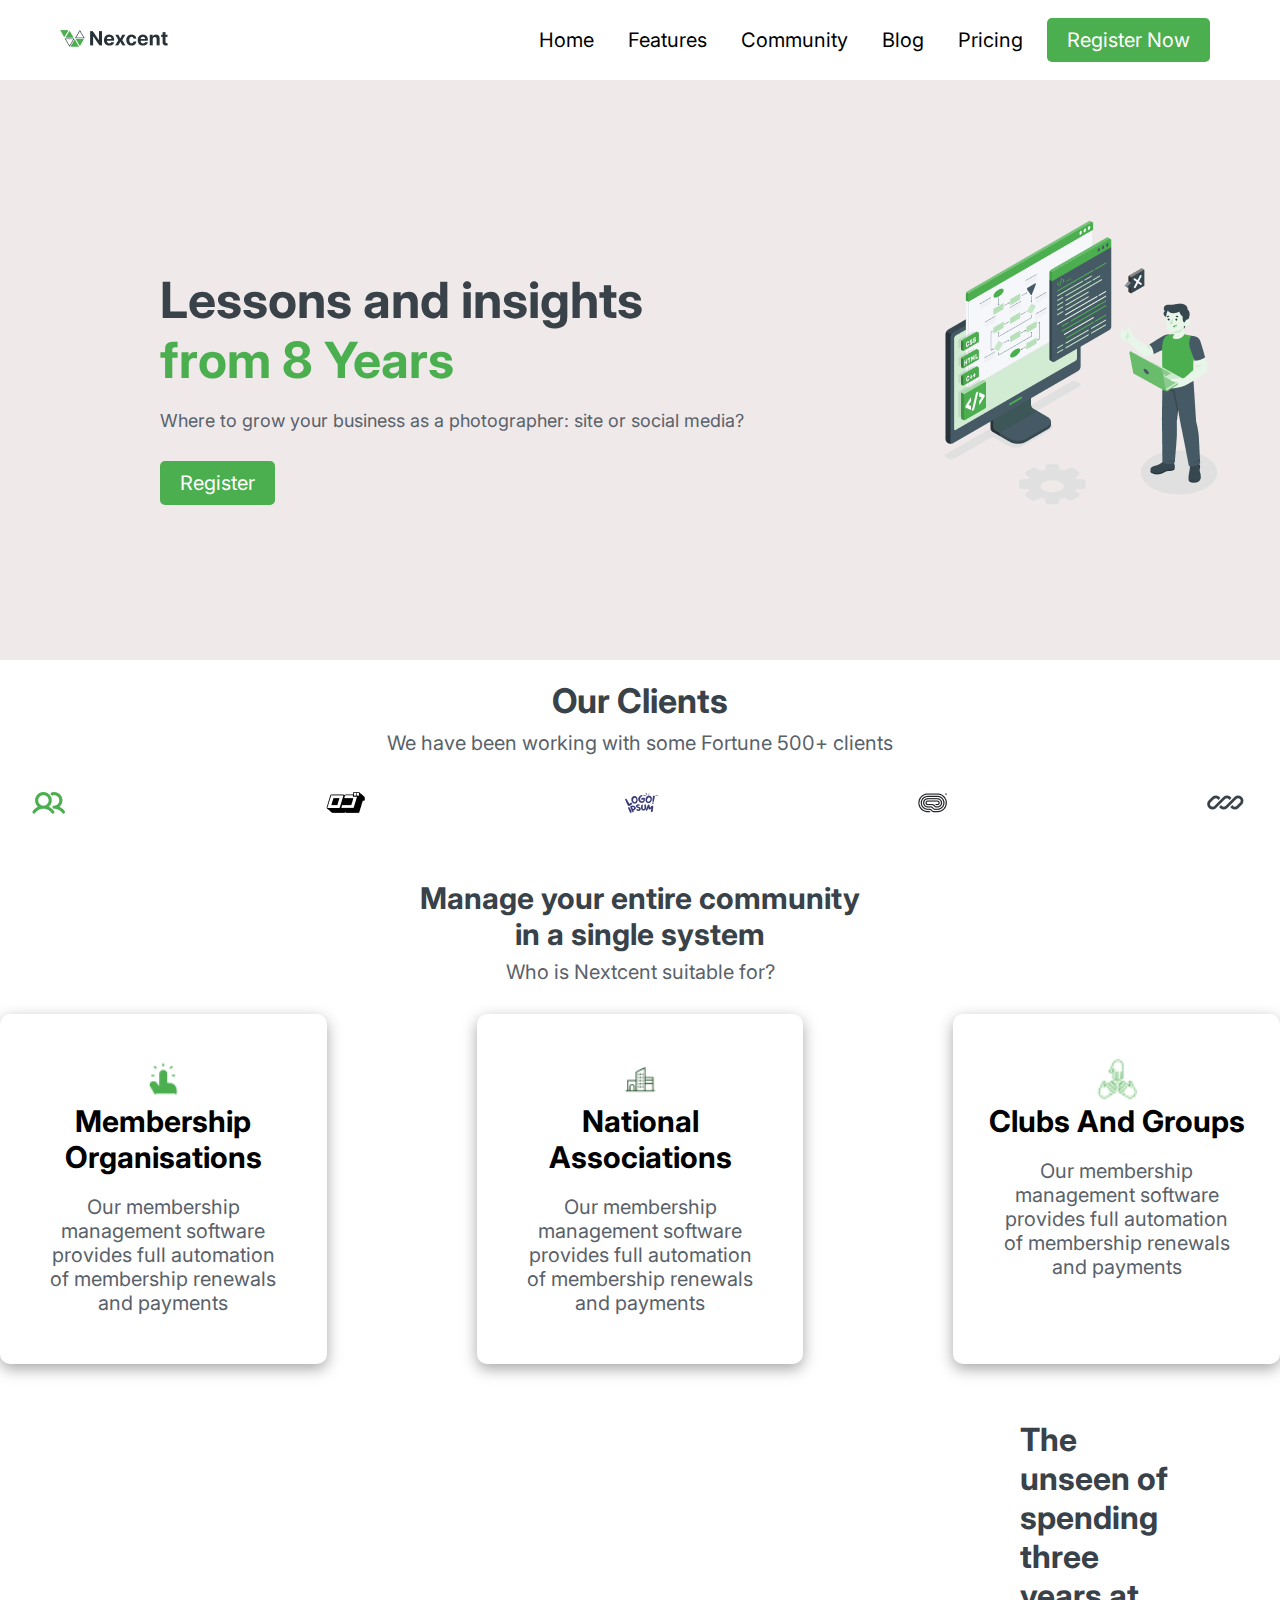
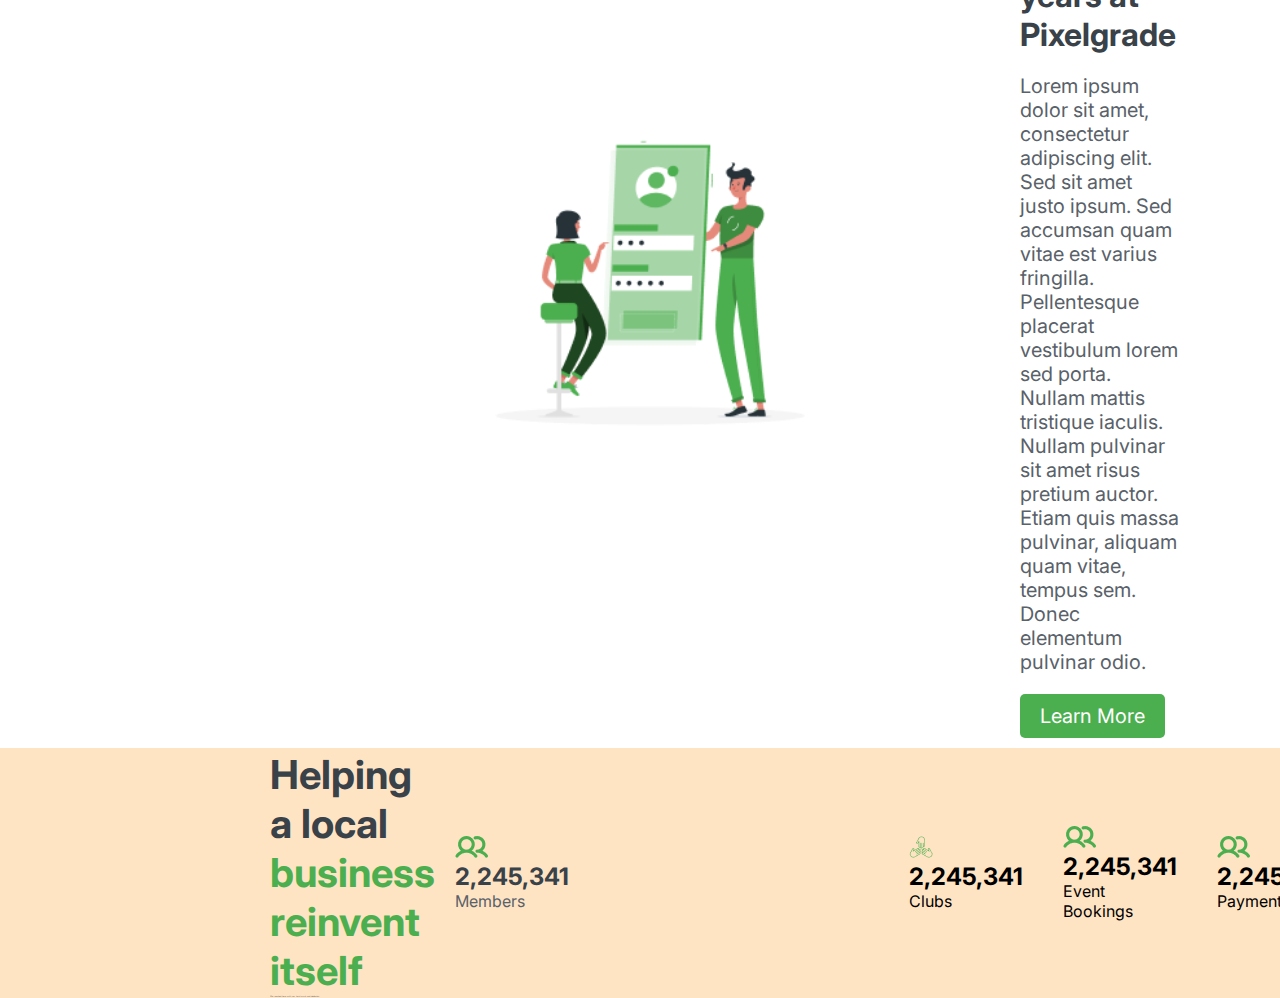
<file: index.html>
<!DOCTYPE html>
<html lang="en">
<head>
    <meta charset="UTF-8">
    <meta name="viewport" content="width=device-width, initial-scale=1.0">
    <title>Mini Hackathon</title>
    <link rel="preconnect" href="https://fonts.googleapis.com">
    <link rel="preconnect" href="https://fonts.gstatic.com" crossorigin>
    <link href="https://fonts.googleapis.com/css2?family=Inter:ital,opsz,wght@0,14..32,100..900;1,14..32,100..900&display=swap" rel="stylesheet">
    <link rel="stylesheet" href="./style.css">
</head>
<body>
    <!-- Navbar or Header -->
    <header class="navbar">
        <div class="logo">
            <img src="./images/Logo.png" alt="Logo">
        </div>

        <div class="nav-links">
            <a href="">Home</a>
            <a href="">Features</a>
            <a href="">Community</a>
            <a href="">Blog</a>
            <a href="">Pricing</a>

            <button class="nav-btn">Register Now</button>
        </div>    
    </header>

    <!-- Hero Section -->
     <div class="hero-section">
        <div class="hero-div">
        <div class="hero-text">
            <h1>Lessons and insights<span>from 8 Years</span></h1>
            <p>Where to grow your business as a photographer: site or social media?</p>
            <button class="hero-btn">Register</button>
        </div>

        <div class="hero-image">
            <img src="./images/hero-img.png" alt="Hero Section Image">
        </div>
        </div>
     </div>

     <!-- Client -->
     <div class="client">
        <div class="client-text">
            <h2>Our Clients</h2>
            <p>We have been working with some Fortune 500+ clients</p>
        </div>

        <div class="client-icons">
            <img src="./images/logo6.png" alt="Icon">
            <img src="./images/Vector.png" alt="Icon">
            <img src="./images/Logo (5).png" alt="Icon">
            <img src="./images/Logo (2).png" alt="Icon">
            <img src="./images/Logo (3).png" alt="Icon">
            <img src="./images/Logo (4).png" alt="Icon">
            <img src="./images/Logo (5).png" alt="Icon">
        </div>
     </div>

     <!-- Community -->
      <div class="community">
        <div class="community-text">
            <h2>Manage your entire community<span> in a single system</span></h2>
            <p>Who is Nextcent suitable for?</p>
        </div>

        <div class="card-main">
            <div class="card1">
                <img src="./images/Icon.png" alt="Icon">
                <h2>Membership Organisations</h2>
                <p>Our membership management software provides full automation of membership renewals and payments</p>
            </div>

            <div class="card2">
                <img src="./images/Icon (1).png" alt="Icon">
                <h2>National Associations</h2>
                <p>Our membership management software provides full automation of membership renewals and payments</p>
            </div>

            <div class="card2">
                <img src="./images/Group 2.png" alt="Icon">
                <h2>Clubs And Groups</h2>
                <p>Our membership management software provides full automation of membership renewals and payments</p>
            </div>
        </div>
      </div>

      <!-- Body -->
       <div class="body">
        <div class="body-con1">
            <div class="body-image">
                <img src="./images/Frame 35.png" alt="Body Image">
            </div>

            <div class="body-main-text">
                <h2>The unseen of spending three years at Pixelgrade</h2>
                <p>Lorem ipsum dolor sit amet, consectetur adipiscing elit. Sed sit amet justo ipsum. Sed accumsan quam vitae est varius fringilla. Pellentesque placerat vestibulum lorem sed porta. Nullam mattis tristique iaculis. Nullam pulvinar sit amet risus pretium auctor. Etiam quis massa pulvinar, aliquam quam vitae, tempus sem. Donec elementum pulvinar odio.</p>
                <button class="body-btn">Learn More</button>
            </div>
        </div>

        <div class="body-con2">
            <div class="div-text">
                <h2>Helping a local <span>business reinvent itself</span></h2>
                <p>We reached here with our hard work and dedication</p>
            </div>

            <div class="div-count">
               <div class="div1">
                <img src="./images/Vector.png" alt="Icon">
                    <h2>2,245,341</h2>
                    <p>Members</p>
                </div>
               </div>

               <div class="div2">
                <img src="./images/Group 2.png" alt="Icon">
                <h2>2,245,341</h2>
                <p>Clubs</p>
               </div>

               <div class="div3">
                <img src="./images/Vector.png" alt="Icon">
                <h2>2,245,341</h2>
                <p>Event Bookings</p>
               </div>

               <div class="div4">
                <img src="./images/Vector.png" alt="Icon">
                <h2>2,245,341</h2>
                <p>Payments</p>
               </div>

            </div>

            
        </div>

       </div>
</body>
</html>
</file>
<file: style.css>
*{
    padding: 0;
    margin: 0;
    scroll-behavior: smooth;
    font-family: "Inter", sans-serif;
}

/* body{
    background-color: #efe9e9;
} */

/* Header or Navbar */
.navbar{
    width: 100vw;
    height: 80px;
    background-color: white;
    display: flex;
    align-items: center;
    justify-content: space-between;
    /* padding: 10px; */
}

.logo img{
   margin-left: 60px;
}

.nav-links{
    padding-right: 70px;
}

.nav-links a{
    padding-left: 30px;
    text-decoration: none;
    font-size: 20px;
    color: black;
}

.nav-links .nav-btn{
    margin-left: 20px;
    padding: 10px 20px 10px 20px;
    background-color: #4caf4f;
    border: none;
    border-radius: 5px;
    font-size: 20px;
    color: white;
}

/* Hero Section */
.hero-section{
    width: 100vw;
    height: 500px;
    /* padding: 60px 30px 60px 30px; */
    padding: 40px;
    background-color: #efe9e9;
}

.hero-section h1{
    color: #394149;
    margin-bottom: 20px;
    font-size: 50px;
}
.hero-section h1 span{
    color: #4caf4f;
    display: block;
    
}

.hero-text p{
    font-size: 18px;
    color: #596169;
}

.hero-section .hero-btn{
    padding: 10px 20px 10px 20px;
    background-color: #4caf4f;
    border: none;
    border-radius: 5px;
    font-size: 20px;
    color: white;
    margin-top: 30px;
}

.hero-div{
    display: flex;
    padding: 20px;
    margin-top: 80px;
}

.hero-text{
    margin-left: 100px;
    margin-top: 50px;
}

.hero-image{
    margin-left: 200px;
    /* margin-top: 80px; */
}

/* Client */
.client{
    width: 100vw;
    height: 180px;
    background-color: white;
    padding-top: 20px;
}

.client-text{
    text-align: center;
}

.client-text h2{
    color: #394149;
    font-size: 34px;
}

.client-text p{
    color: #596169;
    font-size: 20px;
    padding-top: 10px;
}

.client-icons{
    align-items: center;
    justify-content: center;
    display: flex;
    padding-top: 30px;
}

.client-icons img{
    padding: 0 130px 0 130px;
}

/* Community */
.community{
    width: 100vw;
    height: 500px;
    padding-top: 20px;
    background-color: white;
}

.community-text{
    text-align: center;
}

.community-text h2{
    font-size: 30px;
    color: #394149;
    margin-bottom: 8px;
}

.community-text h2 span{
    display: block;
}

.community-text p{
    font-size: 20px;
    color: #596169;
}

.card-main{
    display: flex;
    justify-content: center;
    align-items: center;
    padding-top: 30px;
}

.card-main .card1, .card2, .card3{
    width: 300px;
    height: 300px;
    background-color: white;
    border-radius: 10px;
    padding: 25px;
    text-align: center;
    align-items: center;
    box-shadow: rgba(0, 0, 0, 0.35) 0px 5px 15px;
}

.card-main h2{
    font-size: 30px;
}

.card-main p{
    font-size: 20px;
    color: #596169;
    padding: 20px;
}

.card-main img{
    padding-top: 20px;
    width: 40px;
    height: 40px;
}

.card-main .card2, .card3{
    margin-left: 150px;
}

/* Body */
.body{
    width: 100vw;
    height: 100vh;
    padding-top: 30px;
    background-color: white;
}

.body-con1{
    margin: 10px 100px 10px 100px;
    display: flex;
    align-items: center;
}

.body-con1 .body-image{
    margin-left: 350px;
}

.body-image img{
    width: 400px;
    height: auto;
}

.body-main-text{
    width: 500px;
    height: auto;
    margin-left: 170px;
}

.body-main-text h2{
    font-size: 32px;
    color: #394149;
    padding-bottom: 20px;   
}

.body-main-text p{
    font-size: 20px;
    color: #596169;
}

.body-con1 .body-btn{
    margin-top: 20px;
    padding: 10px 20px 10px 20px;
    background-color: #4caf4f;
    border: none;
    border-radius: 5px;
    font-size: 20px;
    color: white;
}

.body-con2{
    width: 100vw;
    height: 250px;
    padding-left: 70px;
    background-color: bisque;
    display: flex;
    justify-content: space-between;
    align-items: center;
}

.div-text{
    margin-left: 150px;
}

.body-con2 .div-text{
    padding-left: 50px;
}

.div-text h2{
    font-size: 40px;
    color: #394149;
}

.div-text h2 span{
    display: block;
    color: #4caf4f;
}

.div-text p{
    font-size: 2px;
    color: #596169;
}

.div-count{
    width: 400px; 
    height: 200px;
    display: flex;
    justify-content: center;
    align-items: center;
    flex-wrap: wrap;
    padding-right: 300px;
}

.div-count .div1, .div2, .div3, .div4{
    padding: 20px;
}

.div-count h2{
    color: #394149;
}

.div-count p{
    color: #596169;
}
</file>
